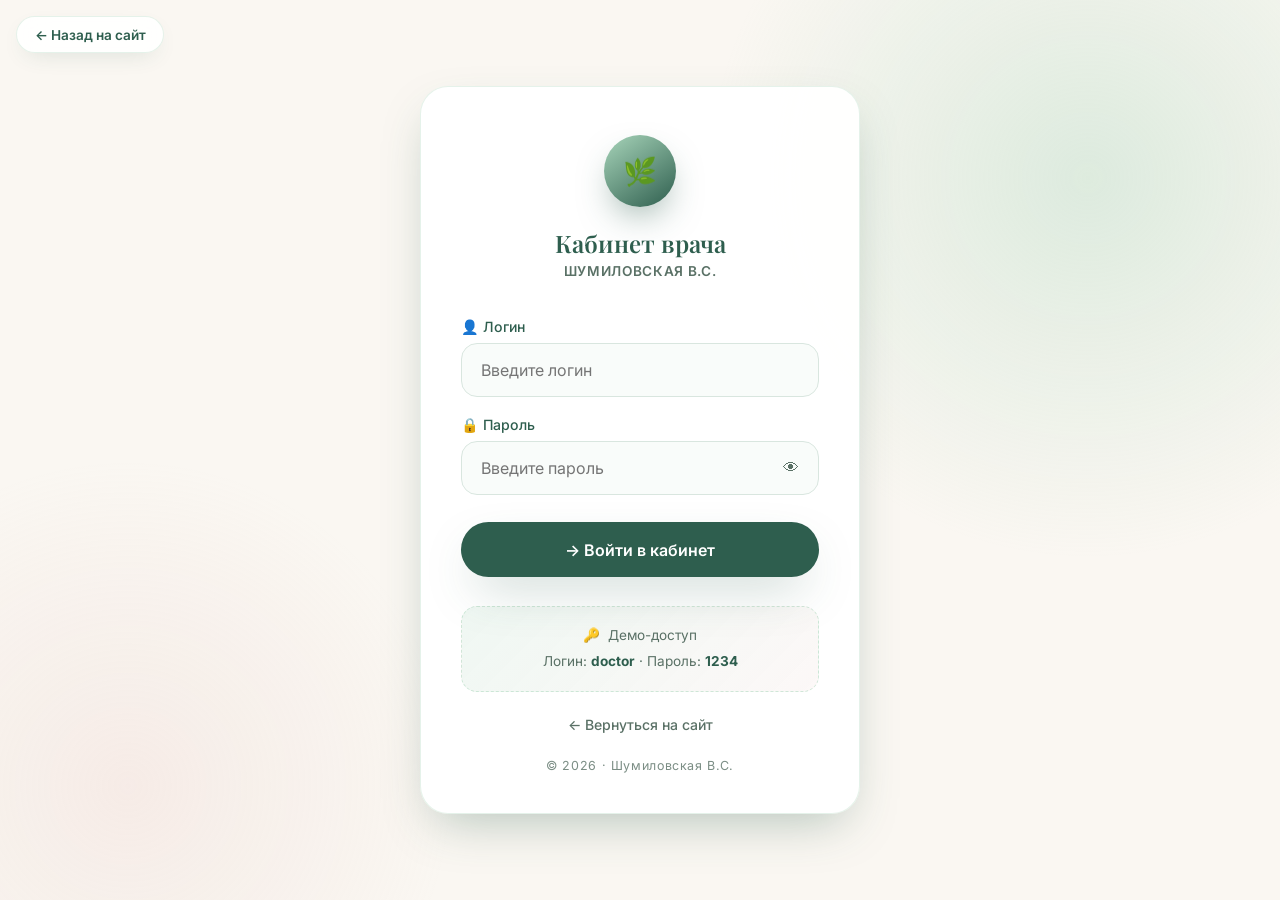
<file: admin.html>
<!DOCTYPE html>
<html lang="ru">
<head>
<meta charset="UTF-8">
<meta name="viewport" content="width=device-width, initial-scale=1.0">
<meta name="robots" content="noindex, nofollow">
<title>Кабинет главного врача · Шумиловская В.С.</title>
<link rel="preconnect" href="https://fonts.googleapis.com">
<link rel="preconnect" href="https://fonts.gstatic.com" crossorigin>
<link rel="preload" as="style" href="https://fonts.googleapis.com/css2?family=Inter:wght@400;500;600;700&family=Playfair+Display:wght@500;600&display=swap">
<link rel="stylesheet" href="https://fonts.googleapis.com/css2?family=Inter:wght@400;500;600;700&family=Playfair+Display:wght@500;600&display=swap" media="print" onload="this.media='all'">
<noscript><link rel="stylesheet" href="https://fonts.googleapis.com/css2?family=Inter:wght@400;500;600;700&family=Playfair+Display:wght@500;600&display=swap"></noscript>
<link rel="stylesheet" href="css/admin.css">
</head>
<body>

<script>
  if(localStorage.getItem('clinic_session_v1') !== 'true'){
    window.location.replace('login.html');
  }
</script>

<header class="top-nav">
  <div class="container nav-container">
    <div class="logo-wrap">
      <div class="logo-avatar">ВШ</div>
      <div class="logo-text">
        <span class="role">Кабинет главного врача</span>
        <span class="name">Шумиловская В.С.</span>
      </div>
    </div>
    <div class="nav-actions">
      <a href="index.html" class="back-link">← <span>На сайт</span></a>
      <button class="icon-btn" title="Уведомления" onclick="showToast('У вас есть новые заявки')">
        🔔<span class="dot"></span>
      </button>
      <button class="icon-btn" title="Обновить" onclick="reloadAll();showToast('Данные обновлены')">🔄</button>
      <button class="logout-btn" onclick="logout()">Выйти</button>
    </div>
  </div>
</header>

<div class="container layout">

  <aside class="sidebar fade-up">
    <div class="side-title">Управление</div>
    <a class="side-link active" data-view="dashboard">📊 Обзор</a>
    <a class="side-link" data-view="requests">📋 Заявления <span class="count" id="sideReqCount">0</span></a>
    <a class="side-link" data-view="patients">👥 База пациентов <span class="count" id="sidePatCount">0</span></a>
    <a class="side-link" data-view="schedule">📅 Расписание</a>
    <div class="side-divider"></div>
    <div class="side-title">Быстрые действия</div>
    <a class="side-link side-link-book" onclick="openNewAppointmentModal()">📅 Записать пациента</a>
    <a class="side-link" onclick="openPatientModal()">➕ Новый пациент</a>
    <a class="side-link" onclick="reloadAll();showToast('Данные загружены')">🔄 Обновить</a>
    <a class="side-link" onclick="exportPatientsCsv()">📤 Экспорт пациентов</a>
    <a class="side-link" onclick="clearAllRequests()">🗑 Очистить заявки</a>
  </aside>

  <main class="content">

    <div class="view active" id="view-dashboard">
      <div class="page-head fade-up">
        <div>
          <div class="greeting">Добрый день, Вероника Сергеевна</div>
          <h1>Панель управления</h1>
          <p class="sub">Обзор заявок, пациентов и расписания</p>
        </div>
        <div style="display:flex;gap:0.6rem;flex-wrap:wrap;">
          <button class="btn btn-outline btn-sm" onclick="exportPatientsCsv()">📤 Экспорт</button>
          <button class="btn btn-primary btn-sm" onclick="openNewAppointmentModal()">📅 Записать пациента</button>
        </div>
      </div>

      <div class="kpi-grid">
        <div class="kpi fade-up" data-delay="1"><div class="kpi-top"><div class="kpi-icon" style="background:var(--info-soft);color:#3F6E92;">📋</div><span class="trend up">● live</span></div><div class="kpi-num" id="kpiNew">0</div><div class="kpi-label">Новых заявок</div></div>
        <div class="kpi fade-up" data-delay="2"><div class="kpi-top"><div class="kpi-icon" style="background:var(--success-soft);color:#3E7A5B;">✓</div><span class="trend up">● ok</span></div><div class="kpi-num" id="kpiConfirmed">0</div><div class="kpi-label">Подтверждено</div></div>
        <div class="kpi fade-up" data-delay="3"><div class="kpi-top"><div class="kpi-icon" style="background:rgba(232,197,192,0.4);color:var(--rose-deep);">👥</div><span class="trend up">● all</span></div><div class="kpi-num" id="kpiPatients">0</div><div class="kpi-label">Пациентов в базе</div></div>
        <div class="kpi fade-up" data-delay="4"><div class="kpi-top"><div class="kpi-icon" style="background:var(--warning-soft);color:#8A6A2E;">⏳</div><span class="trend down">● wait</span></div><div class="kpi-num" id="kpiPending">0</div><div class="kpi-label">Ожидают</div></div>
      </div>

      <section class="card panel fade-up">
        <div class="panel-head">
          <div class="ph-left"><h2>Последние заявки</h2><span class="ph-sub">Недавние обращения</span></div>
          <button class="btn btn-ghost btn-sm" onclick="switchView('requests')">Все заявки →</button>
        </div>
        <div class="table-wrap">
          <table>
            <thead><tr><th>Пациент</th><th>Услуга</th><th>Дата</th><th>Статус</th></tr></thead>
            <tbody id="dashRequestsBody"></tbody>
          </table>
        </div>
        <div class="empty-state" id="dashEmpty" style="display:none;">📥<p>Заявок пока нет</p></div>
      </section>

      <section class="card panel fade-up">
        <div class="panel-head">
          <div class="ph-left"><h2>Активные пациенты</h2><span class="ph-sub">С наибольшим числом визитов</span></div>
          <button class="btn btn-ghost btn-sm" onclick="switchView('patients')">👥 База пациентов</button>
        </div>
        <div class="table-wrap">
          <table>
            <thead><tr><th>Пациент</th><th>Телефон</th><th>Визитов</th><th>Последний приём</th></tr></thead>
            <tbody id="dashPatientsBody"></tbody>
          </table>
        </div>
        <div class="empty-state" id="dashPatientsEmpty" style="display:none;">➕<p>База пациентов пуста</p></div>
      </section>
    </div>

    <div class="view" id="view-requests">
      <div class="page-head fade-up">
        <div>
          <div class="greeting">Заявки с сайта</div>
          <h1>Заявления на приём</h1>
          <p class="sub">Данные синхронизируются с публичным сайтом</p>
        </div>
        <div style="display:flex;gap:0.6rem;flex-wrap:wrap;">
          <button class="btn btn-ghost btn-sm" onclick="reloadAll();showToast('Список обновлён')">🔄 Обновить</button>
          <button class="btn btn-primary btn-sm" onclick="openNewAppointmentModal()">➕ Новая запись</button>
        </div>
      </div>

      <section class="card panel fade-up">
        <div class="tabs" id="filterTabs">
          <button class="tab active" data-filter="all">Все <span class="tab-count" id="cntAll">0</span></button>
          <button class="tab" data-filter="new">Новые <span class="tab-count" id="cntNew">0</span></button>
          <button class="tab" data-filter="confirmed">Подтверждённые <span class="tab-count" id="cntConfirmed">0</span></button>
          <button class="tab" data-filter="pending">Ожидают <span class="tab-count" id="cntPending">0</span></button>
          <button class="tab" data-filter="cancelled">Отменённые <span class="tab-count" id="cntCancelled">0</span></button>
        </div>
        <div class="table-wrap">
          <table>
            <thead><tr><th>Пациент</th><th>Тип приёма</th><th>Желаемая дата</th><th>Статус</th><th style="text-align:right;">Действия</th></tr></thead>
            <tbody id="requestsBody"></tbody>
          </table>
        </div>
        <div class="empty-state" id="emptyRequests" style="display:none;">📥<p>Нет заявок с выбранным статусом</p></div>
      </section>
    </div>

    <div class="view" id="view-patients">
      <div class="page-head fade-up">
        <div>
          <div class="greeting">Дерматология и косметология</div>
          <h1>База пациентов</h1>
          <p class="sub">Полная информация о пациентах клиники</p>
        </div>
        <div style="display:flex;gap:0.6rem;flex-wrap:wrap;">
          <button class="btn btn-outline btn-sm" onclick="exportPatientsCsv()">📤 Экспорт CSV</button>
          <button class="btn btn-primary btn-sm" onclick="openPatientModal()">➕ Добавить пациента</button>
        </div>
      </div>

      <div class="patient-stats fade-up">
        <div class="patient-stat"><div class="ps-num" id="psTotal">0</div><div class="ps-label">Всего пациентов</div></div>
        <div class="patient-stat"><div class="ps-num" id="psActive">0</div><div class="ps-label">Активных</div></div>
        <div class="patient-stat"><div class="ps-num" id="psNew">0</div><div class="ps-label">Новых за месяц</div></div>
        <div class="patient-stat"><div class="ps-num" id="psVisits">0</div><div class="ps-label">Всего визитов</div></div>
      </div>

      <section class="card panel fade-up">
        <div class="panel-head">
          <div class="ph-left"><h2>Список пациентов</h2><span class="ph-sub" id="patientsCount">0 записей</span></div>
        </div>

        <div class="search-bar">
          🔍<input type="text" id="patientSearch" placeholder="Поиск по имени, телефону или email...">
        </div>

        <div class="tabs" id="patientTabs">
          <button class="tab active" data-pfilter="all">Все <span class="tab-count" id="pcntAll">0</span></button>
          <button class="tab" data-pfilter="active">Активные <span class="tab-count" id="pcntActive">0</span></button>
          <button class="tab" data-pfilter="archived">Архив <span class="tab-count" id="pcntArchived">0</span></button>
        </div>

        <div class="table-wrap">
          <table>
            <thead>
              <tr>
                <th>Пациент</th><th>Контакты</th><th>Кожа / Диагноз</th><th>Дата рождения</th>
                <th>Визитов</th><th>Последний</th><th>Статус</th><th style="text-align:right;">Действия</th>
              </tr>
            </thead>
            <tbody id="patientsBody"></tbody>
          </table>
        </div>
        <div class="empty-state" id="emptyPatients" style="display:none;">➕<p>Нет пациентов. Добавьте первого!</p></div>
      </section>
    </div>

    <div class="view" id="view-schedule">
      <div class="page-head fade-up">
        <div>
          <div class="greeting">Планирование</div>
          <h1>Расписание на неделю</h1>
          <p class="sub">Клик на свободный слот — записать пациента</p>
        </div>
      </div>
      <section class="card panel fade-up">
        <div class="schedule-grid" id="scheduleGrid"></div>
      </section>
    </div>

  </main>
</div>

<div class="modal-overlay" id="modalOverlay">
  <div class="modal" role="dialog" aria-modal="true">
    <div class="modal-head" id="modalHead">
      <div><h3 id="modalTitle">Заголовок</h3><span class="ph-sub" id="modalSubtitle"></span></div>
      <button class="modal-close" onclick="closeModal()" aria-label="Закрыть">✕</button>
    </div>
    <div class="modal-body" id="modalBody"></div>
    <div class="modal-foot" id="modalFoot"></div>
  </div>
</div>

<div class="toast" id="toast">✓ <span id="toastText">Готово</span></div>

<script src="js/admin.js" defer></script>
</body>
</html>
</file>
<file: css/admin.css>
:root{
  --mint-light:#A8D5BA;--mint-medium:#7FBF9F;--emerald-deep:#2E5E4E;--emerald-dark:#1B3D31;
  --emerald-glow:#3D7A64;
  --cream:#FAF7F2;--gold-sand:#D4B483;--gold-deep:#B89355;
  --rose:#E8C5C0;--rose-deep:#C99089;
  --text:#1F2E28;--text-soft:#5A7166;
  --danger:#C97A6D;--danger-soft:#F3E0DC;--success:#6BAF8D;--success-soft:#E2F1E9;
  --warning:#D9B36C;--warning-soft:#F7EEDC;--info:#7FA5C4;--info-soft:#E3EEF5;
  --shadow-card:0 12px 28px -8px rgba(46,94,78,0.1);
  --shadow-glow:0 20px 50px -15px rgba(46,94,78,0.25);
  --radius-large:24px;--radius-medium:20px;--radius-small:14px;
  --transition:all 0.3s cubic-bezier(0.2,0.9,0.4,1);
}
*{margin:0;padding:0;box-sizing:border-box}
body{font-family:'Inter',system-ui,sans-serif;background:var(--cream);color:var(--text);line-height:1.55;-webkit-font-smoothing:antialiased;animation:pageFadeIn 0.5s ease}
@keyframes pageFadeIn{from{opacity:0}to{opacity:1}}
h1,h2,h3,h4{font-family:'Playfair Display',serif;font-weight:500;color:var(--emerald-deep);letter-spacing:-0.01em}
h1{font-size:clamp(1.8rem,4vw,2.4rem);font-weight:600;line-height:1.15}
h2{font-size:clamp(1.4rem,3vw,1.9rem);line-height:1.2}
h3{font-size:1.15rem;font-weight:500}
a{text-decoration:none;color:inherit}
button{font-family:inherit;cursor:pointer;border:none;background:none;color:inherit}

.container{width:100%;max-width:1400px;margin:0 auto;padding:0 1.5rem}
.btn{display:inline-flex;align-items:center;justify-content:center;gap:0.55rem;padding:0.75rem 1.5rem;border-radius:40px;font-weight:500;font-size:0.95rem;transition:var(--transition);border:1.5px solid transparent;white-space:nowrap;position:relative;overflow:hidden}
.btn::before{content:'';position:absolute;top:50%;left:50%;width:0;height:0;border-radius:50%;background:rgba(255,255,255,0.25);transform:translate(-50%,-50%);transition:width 0.6s ease,height 0.6s ease}
.btn:hover::before{width:300px;height:300px}
.btn > *{position:relative;z-index:1}
.btn-primary{background:var(--emerald-deep);color:#fff}
.btn-primary:hover{background:var(--emerald-dark);transform:translateY(-2px);box-shadow:0 12px 25px -10px rgba(46,94,78,0.4)}
.btn-outline{border-color:var(--emerald-deep);color:var(--emerald-deep)}
.btn-outline:hover{background:rgba(46,94,78,0.05);transform:translateY(-2px)}
.btn-ghost{background:rgba(168,213,186,0.25);color:var(--emerald-deep)}
.btn-ghost:hover{background:rgba(168,213,186,0.45)}
.btn-sm{padding:0.5rem 1rem;font-size:0.85rem}
.btn-danger{background:var(--danger-soft);color:var(--danger)}
.btn-danger:hover{background:#EBCBC4}
.btn-success{background:var(--success-soft);color:var(--success)}
.btn-success:hover{background:#CDE7DA}

.card{background:rgba(255,255,255,0.95);border-radius:var(--radius-large);box-shadow:var(--shadow-card);border:1px solid rgba(168,213,186,0.25);transition:var(--transition)}

.badge{display:inline-flex;align-items:center;gap:0.35rem;padding:0.25rem 0.75rem;border-radius:40px;font-size:0.78rem;font-weight:600;transition:transform 0.3s cubic-bezier(0.2,0.9,0.4,1)}
.badge:hover{transform:scale(1.06)}
.badge-new{background:var(--info-soft);color:#3F6E92}
.badge-confirmed{background:var(--success-soft);color:#3E7A5B}
.badge-pending{background:var(--warning-soft);color:#8A6A2E}
.badge-cancelled{background:var(--danger-soft);color:#9C4F42}
.badge-done{background:#E6E6E6;color:#555}
.badge-active{background:var(--success-soft);color:#3E7A5B}
.badge-archived{background:#E6E6E6;color:#666}

.fade-up{opacity:0;transform:translateY(24px);transition:opacity 0.7s cubic-bezier(0.2,0.9,0.4,1),transform 0.7s cubic-bezier(0.2,0.9,0.4,1)}
.fade-up.visible{opacity:1;transform:translateY(0)}
.fade-up[data-delay="1"]{transition-delay:0.1s}
.fade-up[data-delay="2"]{transition-delay:0.2s}
.fade-up[data-delay="3"]{transition-delay:0.3s}
.fade-up[data-delay="4"]{transition-delay:0.4s}

.top-nav{position:sticky;top:0;left:0;width:100%;z-index:100;background:rgba(250,247,242,0.95);backdrop-filter:blur(15px);-webkit-backdrop-filter:blur(15px);border-bottom:1px solid rgba(168,213,186,0.3);padding:0.8rem 0;box-shadow:0 4px 20px -12px rgba(46,94,78,0.15);transition:var(--transition)}
.nav-container{display:flex;justify-content:space-between;align-items:center;gap:1rem}
.logo-wrap{display:flex;align-items:center;gap:0.9rem;min-width:0}
.logo-avatar{width:44px;height:44px;border-radius:50%;flex-shrink:0;background:linear-gradient(145deg,var(--mint-light),var(--emerald-deep));display:flex;align-items:center;justify-content:center;color:#fff;font-family:'Playfair Display',serif;font-weight:600;font-size:1.05rem;overflow:hidden;transition:transform 0.5s cubic-bezier(0.2,0.9,0.4,1)}
.logo-wrap:hover .logo-avatar{transform:rotate(-12deg) scale(1.08)}
.logo-avatar img{width:100%;height:100%;object-fit:cover;border-radius:50%;display:block}
.logo-text{display:flex;flex-direction:column;line-height:1.2;min-width:0}
.logo-text .role{font-size:0.7rem;text-transform:uppercase;letter-spacing:0.1em;color:var(--text-soft);font-weight:700}
.logo-text .name{font-family:'Playfair Display',serif;font-size:1.05rem;font-weight:600;color:var(--emerald-deep);white-space:nowrap;overflow:hidden;text-overflow:ellipsis}
.nav-actions{display:flex;align-items:center;gap:0.7rem}
.icon-btn{width:42px;height:42px;border-radius:50%;display:flex;align-items:center;justify-content:center;background:rgba(168,213,186,0.22);color:var(--emerald-deep);transition:all 0.4s cubic-bezier(0.2,0.9,0.4,1);position:relative;font-size:1.1rem}
.icon-btn:hover{background:rgba(168,213,186,0.5);transform:translateY(-2px) rotate(8deg)}
.icon-btn .dot{position:absolute;top:8px;right:9px;width:9px;height:9px;border-radius:50%;background:var(--danger);border:2px solid var(--cream);animation:pulseDot 2s ease-in-out infinite}
@keyframes pulseDot{0%,100%{transform:scale(1);box-shadow:0 0 0 0 rgba(201,122,109,0.6)}50%{transform:scale(1.1);box-shadow:0 0 0 6px rgba(201,122,109,0)}}
.back-link{display:inline-flex;align-items:center;gap:0.4rem;background:rgba(46,94,78,0.08);padding:0.5rem 1rem;border-radius:40px;font-size:0.85rem;font-weight:600;color:var(--emerald-deep);transition:var(--transition)}
.back-link:hover{background:var(--emerald-deep);color:#fff;transform:translateX(-3px)}
.logout-btn{display:inline-flex;align-items:center;gap:0.4rem;background:var(--danger-soft);padding:0.5rem 1rem;border-radius:40px;font-size:0.85rem;font-weight:600;color:var(--danger);transition:var(--transition)}
.logout-btn:hover{background:var(--danger);color:#fff;transform:translateY(-2px)}

.layout{display:grid;grid-template-columns:260px 1fr;gap:2rem;padding:2rem 0 4rem}
.sidebar{position:sticky;top:88px;align-self:start;background:rgba(255,255,255,0.95);border-radius:var(--radius-large);box-shadow:var(--shadow-card);border:1px solid rgba(168,213,186,0.25);padding:1.2rem;display:flex;flex-direction:column;gap:0.35rem}
.side-link{display:flex;align-items:center;gap:0.85rem;padding:0.8rem 1rem;border-radius:var(--radius-small);color:var(--text-soft);font-weight:500;font-size:0.95rem;transition:var(--transition);cursor:pointer;position:relative;overflow:hidden}
.side-link::before{content:'';position:absolute;left:0;top:0;bottom:0;width:3px;background:var(--gold-sand);transform:scaleY(0);transform-origin:center;transition:transform 0.4s cubic-bezier(0.2,0.9,0.4,1)}
.side-link:hover{background:rgba(168,213,186,0.15);color:var(--emerald-deep);transform:translateX(4px)}
.side-link:hover::before{transform:scaleY(1)}
.side-link.active{background:var(--emerald-deep);color:#fff}
.side-link.active::before{transform:scaleY(1)}
.side-link .count{margin-left:auto;background:rgba(212,180,131,0.25);color:#8A6A2E;border-radius:40px;padding:0.05rem 0.55rem;font-size:0.75rem;font-weight:700;transition:transform 0.3s ease}
.side-link:hover .count{transform:scale(1.1)}
.side-link.active .count{background:rgba(255,255,255,0.25);color:#fff}
.side-divider{height:1px;background:rgba(168,213,186,0.4);margin:0.5rem 0.3rem}
.side-title{font-size:0.72rem;text-transform:uppercase;letter-spacing:0.1em;color:#9BB0A5;font-weight:700;padding:0.6rem 1rem 0.3rem}

.side-link-book{background:linear-gradient(135deg,var(--emerald-deep),var(--emerald-glow));color:#fff !important;font-weight:600;box-shadow:0 8px 20px -10px rgba(46,94,78,0.5);position:relative;overflow:hidden}
.side-link-book::after{content:'';position:absolute;top:0;left:-100%;width:100%;height:100%;background:linear-gradient(90deg,transparent,rgba(255,255,255,0.2),transparent);transition:left 0.7s ease}
.side-link-book:hover::after{left:100%}
.side-link-book:hover{background:linear-gradient(135deg,var(--emerald-dark),var(--emerald-deep));transform:translateY(-2px)}

.content{display:flex;flex-direction:column;gap:1.8rem;min-width:0}
.page-head{display:flex;flex-wrap:wrap;justify-content:space-between;align-items:flex-end;gap:1rem}
.page-head .greeting{font-size:0.85rem;text-transform:uppercase;letter-spacing:0.1em;color:var(--gold-deep);font-weight:700}
.page-head p.sub{color:var(--text-soft);font-size:0.95rem;margin-top:0.2rem}

.view{display:none}
.view.active{display:flex;flex-direction:column;gap:1.8rem;animation:viewIn 0.5s cubic-bezier(0.2,0.9,0.4,1)}
@keyframes viewIn{from{opacity:0;transform:translateY(15px)}to{opacity:1;transform:translateY(0)}}

.kpi-grid{display:grid;grid-template-columns:repeat(auto-fit,minmax(180px,1fr));gap:1.2rem}
.kpi{background:rgba(255,255,255,0.95);border-radius:var(--radius-medium);padding:1.4rem 1.3rem;box-shadow:var(--shadow-card);border:1px solid rgba(168,213,186,0.25);display:flex;flex-direction:column;gap:0.5rem;transition:all 0.45s cubic-bezier(0.2,0.9,0.4,1);position:relative;overflow:hidden}
.kpi::before{content:'';position:absolute;top:-50%;left:-50%;width:200%;height:200%;background:radial-gradient(circle,rgba(168,213,186,0.15),transparent 60%);opacity:0;transition:opacity 0.5s ease;pointer-events:none}
.kpi:hover{transform:translateY(-6px);border-color:rgba(212,180,131,0.5);box-shadow:var(--shadow-glow)}
.kpi:hover::before{opacity:1}
.kpi > *{position:relative;z-index:1}
.kpi .kpi-top{display:flex;justify-content:space-between;align-items:center}
.kpi .kpi-icon{width:44px;height:44px;border-radius:14px;display:flex;align-items:center;justify-content:center;font-size:1.15rem;transition:transform 0.5s cubic-bezier(0.2,0.9,0.4,1)}
.kpi:hover .kpi-icon{transform:rotate(-10deg) scale(1.12)}
.kpi .kpi-num{font-family:'Playfair Display',serif;font-size:2rem;font-weight:600;color:var(--emerald-deep);line-height:1;transition:transform 0.4s cubic-bezier(0.2,0.9,0.4,1)}
.kpi:hover .kpi-num{transform:scale(1.08)}
.kpi .kpi-label{font-size:0.88rem;color:var(--text-soft);font-weight:500}
.kpi .trend{font-size:0.78rem;font-weight:600}
.trend.up{color:var(--success)}
.trend.down{color:var(--warning)}

.panel{padding:1.8rem 1.6rem 1.4rem}
.panel-head{display:flex;flex-wrap:wrap;justify-content:space-between;align-items:center;gap:1rem;margin-bottom:1.2rem}
.panel-head .ph-left{display:flex;align-items:center;gap:0.7rem}
.panel-head h2{font-size:1.3rem}
.panel-head .ph-sub{font-size:0.85rem;color:var(--text-soft)}

.tabs{display:flex;flex-wrap:wrap;gap:0.5rem;margin-bottom:1.2rem}
.tab{padding:0.5rem 1.1rem;border-radius:40px;font-size:0.85rem;font-weight:500;background:rgba(168,213,186,0.18);color:var(--text-soft);transition:var(--transition)}
.tab:hover{background:rgba(168,213,186,0.35);transform:translateY(-2px)}
.tab.active{background:var(--emerald-deep);color:#fff;box-shadow:0 8px 20px -10px rgba(46,94,78,0.4)}
.tab .tab-count{opacity:0.75;margin-left:0.3rem;font-size:0.78rem}

.search-bar{display:flex;align-items:center;gap:0.7rem;background:#F9FCFA;border:1.5px solid #d9e6df;border-radius:40px;padding:0.5rem 1.1rem;transition:var(--transition);margin-bottom:1.2rem;max-width:420px}
.search-bar:focus-within{border-color:var(--mint-medium);background:#fff;box-shadow:0 0 0 4px rgba(168,213,186,0.15);transform:translateY(-2px)}
.search-bar input{border:none;background:transparent;flex:1;font-family:inherit;font-size:0.95rem;color:var(--text);outline:none;min-width:0}

.table-wrap{overflow-x:auto;border-radius:var(--radius-small)}
table{width:100%;border-collapse:collapse;min-width:720px}
thead th{text-align:left;font-size:0.75rem;text-transform:uppercase;letter-spacing:0.08em;color:#8FA79B;font-weight:700;padding:0.7rem 1rem;border-bottom:1.5px solid rgba(168,213,186,0.4);white-space:nowrap}
tbody td{padding:0.9rem 1rem;border-bottom:1px solid rgba(168,213,186,0.22);font-size:0.92rem;vertical-align:middle}
tbody tr{transition:var(--transition)}
tbody tr:hover{background:rgba(168,213,186,0.08);transform:scale(1.002)}
tbody tr:last-child td{border-bottom:none}
.patient-cell{display:flex;align-items:center;gap:0.75rem;min-width:0}
.patient-avatar{width:38px;height:38px;border-radius:50%;flex-shrink:0;display:flex;align-items:center;justify-content:center;background:linear-gradient(145deg,var(--mint-light),var(--mint-medium));color:#fff;font-weight:600;font-size:0.85rem;transition:transform 0.4s cubic-bezier(0.2,0.9,0.4,1)}
tbody tr:hover .patient-avatar{transform:scale(1.1) rotate(-5deg)}
.patient-cell .p-name{font-weight:600;color:var(--emerald-deep);white-space:nowrap;overflow:hidden;text-overflow:ellipsis}
.patient-cell .p-phone{font-size:0.8rem;color:var(--text-soft)}
.date-cell{white-space:nowrap;font-size:0.88rem}
.date-cell .d-day{font-weight:600;color:var(--emerald-deep)}
.date-cell .d-time{color:var(--text-soft);font-size:0.8rem}
.actions-cell{display:flex;gap:0.4rem;justify-content:flex-end}
.action-btn{width:34px;height:34px;border-radius:10px;display:flex;align-items:center;justify-content:center;font-size:0.85rem;transition:all 0.35s cubic-bezier(0.2,0.9,0.4,1)}
.action-btn:hover{transform:translateY(-3px) scale(1.08);box-shadow:0 8px 15px -5px rgba(46,94,78,0.2)}
.action-approve{background:var(--success-soft);color:var(--success)}
.action-approve:hover{background:#CDE7DA}
.action-decline{background:var(--danger-soft);color:var(--danger)}
.action-decline:hover{background:#EBCBC4}
.action-view{background:var(--info-soft);color:#3F6E92}
.action-view:hover{background:#D3E3EE}
.action-edit{background:rgba(212,180,131,0.25);color:var(--gold-deep)}
.action-edit:hover{background:rgba(212,180,131,0.5)}
.action-delete{background:var(--danger-soft);color:var(--danger)}
.action-delete:hover{background:#EBCBC4}

.empty-state{text-align:center;padding:2.5rem 1rem;color:var(--text-soft);font-size:2.5rem;line-height:1.2}
.empty-state p{font-size:1rem;margin-top:0.4rem;color:var(--text-soft)}

.modal-overlay{position:fixed;inset:0;background:rgba(31,46,40,0.5);backdrop-filter:blur(4px);display:flex;align-items:center;justify-content:center;padding:1.5rem;z-index:1000;opacity:0;visibility:hidden;transition:var(--transition)}
.modal-overlay.open{opacity:1;visibility:visible}
.modal{background:#fff;border-radius:var(--radius-large);max-width:560px;width:100%;box-shadow:0 30px 60px -20px rgba(31,46,40,0.5);transform:translateY(30px) scale(0.95);transition:all 0.4s cubic-bezier(0.2,0.9,0.4,1);max-height:92vh;overflow:hidden;display:flex;flex-direction:column}
.modal-overlay.open .modal{transform:translateY(0) scale(1)}

.modal-head{display:flex;justify-content:space-between;align-items:flex-start;gap:1rem;padding:1.6rem 1.6rem 0.5rem;flex-shrink:0}
.modal-head h3{font-size:1.35rem}
.modal-close{width:36px;height:36px;border-radius:50%;background:rgba(168,213,186,0.25);color:var(--emerald-deep);display:flex;align-items:center;justify-content:center;transition:var(--transition);flex-shrink:0;font-size:1rem}
.modal-close:hover{background:rgba(168,213,186,0.5);transform:rotate(90deg) scale(1.1)}
.modal-body{padding:0.5rem 1.6rem 1rem;display:flex;flex-direction:column;gap:1rem;overflow-y:auto;flex:1}
.modal-row{display:flex;gap:0.8rem;align-items:flex-start;opacity:0;animation:rowIn 0.4s cubic-bezier(0.2,0.9,0.4,1) forwards}
.modal-row:nth-child(1){animation-delay:0.05s}
.modal-row:nth-child(2){animation-delay:0.1s}
.modal-row:nth-child(3){animation-delay:0.15s}
.modal-row:nth-child(4){animation-delay:0.2s}
.modal-row:nth-child(5){animation-delay:0.25s}
.modal-row:nth-child(6){animation-delay:0.3s}
.modal-row:nth-child(7){animation-delay:0.35s}
@keyframes rowIn{to{opacity:1}}
.modal-row .m-icon{width:22px;text-align:center;color:var(--mint-medium);margin-top:4px;font-size:1rem}
.modal-row .m-label{font-size:0.75rem;text-transform:uppercase;letter-spacing:0.07em;color:#8FA79B;font-weight:700}
.modal-row .m-value{font-size:0.98rem;color:var(--text);font-weight:500}
.modal-foot{padding:1.2rem 1.6rem 1.6rem;display:flex;gap:0.7rem;flex-wrap:wrap;border-top:1px solid rgba(168,213,186,0.3);margin-top:0.5rem;flex-shrink:0}
.modal-foot .btn{flex:1;min-width:130px}

.modal-form .form-group{margin-bottom:1rem}
.modal-form label{display:block;font-weight:500;color:var(--emerald-deep);margin-bottom:0.4rem;font-size:0.88rem}
.modal-form input,.modal-form select,.modal-form textarea{width:100%;padding:0.85rem 1.1rem;border-radius:14px;border:1.5px solid #d9e6df;font-family:inherit;font-size:0.95rem;background:#F9FCFA;transition:var(--transition);color:var(--text)}
.modal-form input:focus,.modal-form select:focus,.modal-form textarea:focus{outline:none;border-color:var(--mint-medium);background:#fff;box-shadow:0 0 0 4px rgba(168,213,186,0.15)}
.modal-form textarea{min-height:70px;resize:vertical}
.modal-form .form-row{display:grid;grid-template-columns:1fr 1fr;gap:0.9rem}

.modal.modal-booking{max-width:640px}
.modal-head-booking{padding:1.8rem 2rem 1.2rem;border-bottom:1px solid rgba(168,213,186,0.25);align-items:center}
.modal-title-wrap{display:flex;align-items:center;gap:0.9rem;min-width:0}
.modal-title-icon{width:48px;height:48px;border-radius:14px;background:linear-gradient(135deg,var(--mint-light),var(--mint-medium));color:#fff;display:flex;align-items:center;justify-content:center;font-size:1.5rem;flex-shrink:0;box-shadow:0 8px 20px -8px rgba(46,94,78,0.4)}
.modal-title-text{min-width:0}
.modal-title-text h3{font-size:1.3rem;margin-bottom:0.15rem;line-height:1.2}
.modal-title-text .ph-sub{font-size:0.85rem;color:var(--text-soft)}

.modal-body-booking{padding:1.5rem 2rem 1rem;gap:1.3rem;max-height:65vh}
.modal-body-booking::-webkit-scrollbar{width:8px}
.modal-body-booking::-webkit-scrollbar-track{background:transparent}
.modal-body-booking::-webkit-scrollbar-thumb{background:rgba(168,213,186,0.4);border-radius:8px}
.modal-body-booking::-webkit-scrollbar-thumb:hover{background:rgba(168,213,186,0.7)}

.book-info-banner{display:flex;align-items:flex-start;gap:0.75rem;padding:0.9rem 1.1rem;border-radius:14px;background:linear-gradient(135deg,rgba(127,165,196,0.12),rgba(168,213,186,0.12));border:1px solid rgba(127,165,196,0.25);font-size:0.88rem;color:#3F6E92;line-height:1.5}
.book-info-banner .bib-icon{font-size:1.1rem;flex-shrink:0;line-height:1;margin-top:2px}
.book-info-banner strong{color:var(--emerald-deep);font-weight:700}

.book-mode-switch{display:grid;grid-template-columns:1fr 1fr;gap:0.4rem;padding:0.4rem;background:rgba(168,213,186,0.15);border-radius:16px;border:1px solid rgba(168,213,186,0.35)}
.book-mode-btn{padding:0.75rem 1rem;border-radius:12px;font-size:0.9rem;font-weight:600;color:var(--text-soft);background:transparent;border:none;cursor:pointer;transition:var(--transition);display:flex;align-items:center;justify-content:center;gap:0.45rem;font-family:inherit}
.book-mode-btn:hover:not(.active){background:rgba(255,255,255,0.5);color:var(--emerald-deep)}
.book-mode-btn.active{background:#fff;color:var(--emerald-deep);box-shadow:0 6px 16px -8px rgba(46,94,78,0.3)}
.book-mode-btn .bmb-icon{font-size:1.05rem}

.book-section{display:flex;flex-direction:column;gap:0.7rem}
.book-section-title{font-size:0.78rem;text-transform:uppercase;letter-spacing:0.1em;color:#8FA79B;font-weight:700;display:flex;align-items:center;gap:0.5rem}
.book-section-title::after{content:'';flex:1;height:1px;background:linear-gradient(90deg,rgba(168,213,186,0.4),transparent)}

.book-search-wrap{position:relative}
.book-search-wrap input{width:100%;padding:0.95rem 1rem 0.95rem 2.8rem;border-radius:14px;border:1.5px solid #d9e6df;font-family:inherit;font-size:0.95rem;background:#F9FCFA;transition:var(--transition);color:var(--text)}
.book-search-wrap input:focus{outline:none;border-color:var(--mint-medium);background:#fff;box-shadow:0 0 0 4px rgba(168,213,186,0.15)}
.book-search-icon{position:absolute;left:1rem;top:50%;transform:translateY(-50%);font-size:1rem;color:var(--mint-medium);pointer-events:none}

.book-selected-patient{display:none;align-items:center;gap:0.85rem;padding:0.9rem 1rem;border-radius:14px;background:linear-gradient(135deg,rgba(107,175,141,0.12),rgba(168,213,186,0.18));border:1.5px solid rgba(107,175,141,0.35);animation:slideDown 0.35s cubic-bezier(0.2,0.9,0.4,1)}
.book-selected-patient.show{display:flex}
.book-selected-patient .patient-avatar{width:42px;height:42px;font-size:0.92rem;background:linear-gradient(145deg,var(--emerald-deep),var(--emerald-glow));box-shadow:0 6px 14px -6px rgba(46,94,78,0.4)}
.book-selected-patient .bsp-info{flex:1;min-width:0}
.book-selected-patient .bsp-name{font-weight:700;color:var(--emerald-deep);font-size:0.98rem;white-space:nowrap;overflow:hidden;text-overflow:ellipsis}
.book-selected-patient .bsp-phone{font-size:0.83rem;color:var(--text-soft);margin-top:0.1rem}
.book-selected-patient .bsp-clear{width:32px;height:32px;border-radius:50%;background:rgba(255,255,255,0.7);border:none;color:var(--danger);font-size:0.9rem;cursor:pointer;transition:var(--transition);flex-shrink:0;display:flex;align-items:center;justify-content:center}
.book-selected-patient .bsp-clear:hover{background:#fff;transform:rotate(90deg) scale(1.1)}

.book-results{max-height:220px;overflow-y:auto;border-radius:14px;background:#fff;border:1.5px solid rgba(168,213,186,0.3);padding:0.4rem}
.book-results:empty{display:none}
.book-results::-webkit-scrollbar{width:6px}
.book-results::-webkit-scrollbar-thumb{background:rgba(168,213,186,0.5);border-radius:6px}

.book-result-item{display:flex;align-items:center;gap:0.8rem;padding:0.7rem 0.85rem;border-radius:10px;cursor:pointer;transition:var(--transition);border:1.5px solid transparent}
.book-result-item:hover{background:rgba(168,213,186,0.12);transform:translateX(4px)}
.book-result-item.selected{background:rgba(168,213,186,0.2);border-color:var(--mint-medium)}
.book-result-item .patient-avatar{width:36px;height:36px;font-size:0.82rem;flex-shrink:0}
.book-result-item .bri-info{flex:1;min-width:0}
.book-result-item .bri-name{font-weight:600;color:var(--emerald-deep);font-size:0.92rem;white-space:nowrap;overflow:hidden;text-overflow:ellipsis}
.book-result-item .bri-phone{font-size:0.78rem;color:var(--text-soft)}

.book-results-empty{padding:1.4rem 1rem;text-align:center;color:var(--text-soft);font-size:0.88rem;font-style:italic}

.book-form-row{display:grid;grid-template-columns:1fr 1fr;gap:0.85rem}
.book-field{display:flex;flex-direction:column;gap:0.4rem}
.book-field label{font-size:0.82rem;font-weight:600;color:var(--emerald-deep);display:flex;align-items:center;gap:0.35rem}
.book-field label .req{color:var(--danger);font-weight:700}
.book-field input,.book-field select,.book-field textarea{width:100%;padding:0.85rem 1rem;border-radius:12px;border:1.5px solid #d9e6df;font-family:inherit;font-size:0.92rem;background:#F9FCFA;transition:var(--transition);color:var(--text)}
.book-field input:focus,.book-field select:focus,.book-field textarea:focus{outline:none;border-color:var(--mint-medium);background:#fff;box-shadow:0 0 0 4px rgba(168,213,186,0.15)}
.book-field textarea{min-height:70px;resize:vertical;font-family:inherit}

.book-slots-grid{display:grid;grid-template-columns:repeat(4,1fr);gap:0.55rem}
.book-slot{padding:0.75rem 0.4rem;border-radius:12px;font-size:0.92rem;font-weight:600;background:#F9FCFA;color:var(--emerald-deep);border:1.5px solid #d9e6df;cursor:pointer;transition:all 0.35s cubic-bezier(0.2,0.9,0.4,1);text-align:center;font-family:inherit;position:relative}
.book-slot:hover:not(:disabled):not(.selected){border-color:var(--mint-medium);background:rgba(168,213,186,0.15);transform:translateY(-3px) scale(1.03)}
.book-slot.selected{background:linear-gradient(135deg,var(--emerald-deep),var(--emerald-glow));color:#fff;border-color:var(--emerald-deep);box-shadow:0 10px 20px -8px rgba(46,94,78,0.5);transform:translateY(-2px)}
.book-slot.selected::after{content:'✓';position:absolute;top:-6px;right:-6px;width:20px;height:20px;border-radius:50%;background:var(--gold-sand);color:#fff;font-size:0.7rem;display:flex;align-items:center;justify-content:center;font-weight:700;box-shadow:0 4px 10px -2px rgba(212,180,131,0.6);animation:popIn 0.3s cubic-bezier(0.2,0.9,0.4,1)}
@keyframes popIn{from{transform:scale(0)}to{transform:scale(1)}}
.book-slot:disabled{background:repeating-linear-gradient(45deg,rgba(201,122,109,0.06),rgba(201,122,109,0.06) 6px,transparent 6px,transparent 12px);color:#B08A82;border-color:rgba(201,122,109,0.25);cursor:not-allowed;opacity:0.85;text-decoration:line-through;text-decoration-color:rgba(201,122,109,0.5)}

.book-slots-empty{padding:1rem;text-align:center;color:var(--text-soft);font-size:0.88rem;font-style:italic;grid-column:1/-1}

.modal-foot-booking{padding:1.2rem 2rem 1.6rem;display:flex;gap:0.7rem;border-top:1px solid rgba(168,213,186,0.25);background:linear-gradient(180deg,transparent,rgba(168,213,186,0.04))}
.modal-foot-booking .btn{padding:0.9rem 1.6rem;font-size:0.95rem;flex:1}
.modal-foot-booking .btn-cancel{flex:0 0 130px;background:#F2F5F3;color:var(--text-soft);font-weight:600}
.modal-foot-booking .btn-cancel:hover{background:#E5EBE7;color:var(--emerald-deep)}
.modal-foot-booking .btn-submit{background:linear-gradient(135deg,var(--emerald-deep),var(--emerald-glow));color:#fff;box-shadow:0 12px 24px -10px rgba(46,94,78,0.5)}
.modal-foot-booking .btn-submit:hover:not(:disabled){background:linear-gradient(135deg,var(--emerald-dark),var(--emerald-deep));transform:translateY(-2px);box-shadow:0 16px 28px -10px rgba(46,94,78,0.6)}
.modal-foot-booking .btn-submit:disabled{opacity:0.5;cursor:not-allowed;transform:none}

@keyframes slideDown{from{opacity:0;transform:translateY(-10px)}to{opacity:1;transform:translateY(0)}}

.toast{position:fixed;bottom:24px;left:50%;transform:translateX(-50%) translateY(120%) scale(0.9);background:var(--emerald-deep);color:#fff;padding:0.9rem 1.6rem;border-radius:40px;font-size:0.92rem;font-weight:500;box-shadow:0 20px 40px -12px rgba(31,46,40,0.5);display:flex;align-items:center;gap:0.7rem;z-index:2000;transition:transform 0.5s cubic-bezier(0.2,0.9,0.4,1);max-width:calc(100% - 2rem)}
.toast.show{transform:translateX(-50%) translateY(0) scale(1)}

.schedule-grid{display:grid;grid-template-columns:repeat(auto-fit,minmax(170px,1fr));gap:1rem}
.day-col{background:var(--cream);border-radius:var(--radius-small);padding:1rem 0.9rem;border:1px solid rgba(168,213,186,0.3);transition:var(--transition);animation:dayIn 0.5s cubic-bezier(0.2,0.9,0.4,1) backwards}
.day-col:nth-child(1){animation-delay:0.05s}
.day-col:nth-child(2){animation-delay:0.1s}
.day-col:nth-child(3){animation-delay:0.15s}
.day-col:nth-child(4){animation-delay:0.2s}
.day-col:nth-child(5){animation-delay:0.25s}
.day-col:nth-child(6){animation-delay:0.3s}
.day-col:nth-child(7){animation-delay:0.35s}
@keyframes dayIn{from{opacity:0;transform:translateY(15px)}to{opacity:1;transform:translateY(0)}}
.day-col:hover{border-color:rgba(212,180,131,0.5);transform:translateY(-3px);box-shadow:0 10px 22px -12px rgba(46,94,78,0.2)}
.day-col.today{background:#fff;border-color:var(--gold-sand);box-shadow:0 8px 20px -10px rgba(212,180,131,0.5)}
.day-col .day-name{font-size:0.75rem;text-transform:uppercase;letter-spacing:0.08em;font-weight:700;color:#8FA79B;margin-bottom:0.15rem}
.day-col .day-date{font-family:'Playfair Display',serif;font-size:1.15rem;font-weight:600;color:var(--emerald-deep);margin-bottom:0.8rem}
.slot{display:flex;align-items:center;justify-content:space-between;gap:0.5rem;padding:0.55rem 0.7rem;border-radius:12px;margin-bottom:0.45rem;font-size:0.84rem;transition:all 0.35s cubic-bezier(0.2,0.9,0.4,1)}
.slot:last-child{margin-bottom:0}
.slot .s-time{font-weight:600;color:var(--emerald-deep)}
.slot .s-patient{color:var(--text-soft);font-size:0.78rem;white-space:nowrap;overflow:hidden;text-overflow:ellipsis}
.slot.booked{background:rgba(168,213,186,0.25);cursor:pointer}
.slot.booked:hover{background:rgba(168,213,186,0.45);transform:translateX(3px)}
.slot.bookable{background:rgba(255,255,255,0.9);border:1.5px dashed var(--mint-medium);cursor:pointer}
.slot.bookable:hover{background:linear-gradient(135deg,rgba(107,175,141,0.15),rgba(168,213,186,0.25));border-color:var(--emerald-deep);transform:translateY(-2px) scale(1.02)}
.slot.bookable .s-time{color:var(--text-soft);font-weight:500}
.slot.bookable .s-patient{color:var(--mint-medium);font-style:italic}
.slot.blocked{background:repeating-linear-gradient(45deg,rgba(201,122,109,0.08),rgba(201,122,109,0.08) 6px,transparent 6px,transparent 12px);cursor:pointer}
.slot.blocked .s-time,.slot.blocked .s-patient{color:#B08A82}
.slot.blocked:hover{background:repeating-linear-gradient(45deg,rgba(201,122,109,0.15),rgba(201,122,109,0.15) 6px,transparent 6px,transparent 12px)}

.patient-stats{display:grid;grid-template-columns:repeat(auto-fit,minmax(140px,1fr));gap:1rem;margin-bottom:1.4rem}
.patient-stat{background:linear-gradient(135deg,rgba(168,213,186,0.18),rgba(232,197,192,0.08));border-radius:var(--radius-small);padding:1rem;border:1px solid rgba(168,213,186,0.3);transition:all 0.4s cubic-bezier(0.2,0.9,0.4,1)}
.patient-stat:hover{transform:translateY(-4px);box-shadow:0 12px 25px -10px rgba(46,94,78,0.15)}
.patient-stat .ps-num{font-family:'Playfair Display',serif;font-size:1.6rem;font-weight:600;color:var(--emerald-deep);line-height:1}
.patient-stat .ps-label{font-size:0.8rem;color:var(--text-soft);margin-top:0.3rem}

@media (max-width:1024px){.layout{grid-template-columns:1fr;gap:1.5rem}.sidebar{position:static}}
@media (max-width:768px){
  .container{padding:0 1rem}
  .panel{padding:1.2rem 1rem 0.9rem}
  .kpi-grid{grid-template-columns:repeat(auto-fit,minmax(150px,1fr));gap:0.8rem}
  .kpi{padding:1.1rem 1rem}
  .kpi .kpi-num{font-size:1.6rem}
  .modal-form .form-row{grid-template-columns:1fr}
}
@media (max-width:600px){
  .modal.modal-booking{max-width:100%}
  .modal-head-booking{padding:1.3rem 1.3rem 1rem}
  .modal-title-icon{width:42px;height:42px;font-size:1.3rem}
  .modal-title-text h3{font-size:1.1rem}
  .modal-body-booking{padding:1.2rem 1.3rem 0.9rem;max-height:70vh}
  .book-form-row{grid-template-columns:1fr}
  .book-slots-grid{grid-template-columns:repeat(3,1fr)}
  .modal-foot-booking{padding:1rem 1.3rem 1.3rem;flex-direction:column-reverse}
  .modal-foot-booking .btn,.modal-foot-booking .btn-cancel{flex:1 1 auto;width:100%}
}
@media (max-width:480px){
  .modal-foot .btn{flex:1 1 100%}
  .back-link span{display:none}
  .book-slots-grid{grid-template-columns:repeat(3,1fr)}
}
@media (max-width:380px){
  .book-slots-grid{grid-template-columns:repeat(2,1fr)}
  .book-mode-switch{grid-template-columns:1fr}
}
@media (prefers-reduced-motion:reduce){*,*::before,*::after{animation-duration:0.01ms !important;transition-duration:0.01ms !important}}
</file>
<file: css/login.css>
:root{
  --mint-light:#A8D5BA;--mint-medium:#7FBF9F;--emerald-deep:#2E5E4E;--emerald-dark:#1B3D31;
  --cream:#FAF7F2;--gold-sand:#D4B483;--gold-deep:#B89355;--white:#fff;
  --text:#1F2E28;--text-soft:#5A7166;--danger:#C97A6D;
  --shadow-glow:0 20px 50px -15px rgba(46,94,78,0.35);
  --radius-large:28px;
  --transition:all 0.4s cubic-bezier(0.2,0.9,0.4,1);
}
*{margin:0;padding:0;box-sizing:border-box}
body{font-family:'Inter',system-ui,sans-serif;background:var(--cream);color:var(--text);min-height:100vh;display:flex;align-items:center;justify-content:center;padding:1.5rem;position:relative;overflow-x:hidden;animation:pageFadeIn 0.5s ease}
@keyframes pageFadeIn{from{opacity:0}to{opacity:1}}
body::before{content:'';position:fixed;top:-30%;right:-20%;width:70vw;height:70vw;background:radial-gradient(circle,rgba(168,213,186,0.35) 0%,transparent 60%);border-radius:50%;z-index:0;pointer-events:none;animation:breathe 10s ease-in-out infinite}
body::after{content:'';position:fixed;bottom:-30%;left:-20%;width:60vw;height:60vw;background:radial-gradient(circle,rgba(232,197,192,0.22) 0%,transparent 60%);border-radius:50%;z-index:0;pointer-events:none;animation:breathe 13s ease-in-out infinite reverse}
@keyframes breathe{0%,100%{transform:scale(1)}50%{transform:scale(1.15)}}

/* Ссылка «Назад на сайт» — видна на телефоне */
.back-to-site{position:fixed;top:1rem;left:1rem;z-index:10;display:inline-flex;align-items:center;gap:0.5rem;padding:0.6rem 1.1rem;background:rgba(255,255,255,0.9);backdrop-filter:blur(15px);-webkit-backdrop-filter:blur(15px);border-radius:50px;font-size:0.85rem;font-weight:600;color:var(--emerald-deep);text-decoration:none;box-shadow:0 8px 25px -10px rgba(46,94,78,0.2);transition:var(--transition);border:1px solid rgba(168,213,186,0.3)}
.back-to-site:hover{background:var(--emerald-deep);color:#fff;transform:translateY(-2px)}

.login-wrap{position:relative;z-index:1;width:100%;max-width:440px;background:rgba(255,255,255,0.95);border-radius:var(--radius-large);padding:3rem 2.5rem 2.5rem;box-shadow:var(--shadow-glow);border:1px solid rgba(168,213,186,0.3);animation:cardIn 0.8s cubic-bezier(0.2,0.9,0.4,1)}
@keyframes cardIn{from{opacity:0;transform:translateY(30px) scale(0.97)}to{opacity:1;transform:translateY(0) scale(1)}}

.login-logo{display:flex;flex-direction:column;align-items:center;text-align:center;margin-bottom:2.4rem}
.login-mark{width:72px;height:72px;border-radius:50%;margin-bottom:1.2rem;background:linear-gradient(145deg,var(--mint-light),var(--emerald-deep));display:flex;align-items:center;justify-content:center;color:#fff;font-size:1.7rem;box-shadow:0 16px 35px -10px rgba(46,94,78,0.5);animation:markIn 0.8s cubic-bezier(0.2,0.9,0.4,1) 0.2s backwards,floatMark 5s ease-in-out 1s infinite}
@keyframes markIn{from{transform:scale(0) rotate(-180deg)}to{transform:scale(1) rotate(0)}}
@keyframes floatMark{0%,100%{transform:translateY(0)}50%{transform:translateY(-8px)}}
.login-logo h1{font-family:'Playfair Display',serif;font-size:1.5rem;color:var(--emerald-deep);font-weight:600;margin-bottom:0.3rem}
.login-logo p{font-size:0.85rem;color:var(--text-soft);letter-spacing:0.05em;text-transform:uppercase;font-weight:600}

.login-form{display:flex;flex-direction:column;gap:1.2rem}
.login-form .form-group label{display:flex;align-items:center;gap:0.5rem;font-weight:500;color:var(--emerald-deep);margin-bottom:0.5rem;font-size:0.88rem}
.login-form input{width:100%;padding:1rem 1.2rem;border-radius:16px;border:1.5px solid #d9e6df;font-family:inherit;font-size:1rem;background:#F9FCFA;transition:var(--transition);color:var(--text)}
.login-form input:hover{border-color:rgba(168,213,186,0.7)}
.login-form input:focus{outline:none;border-color:var(--mint-medium);background:#fff;box-shadow:0 0 0 4px rgba(168,213,186,0.2);transform:translateY(-2px)}
.pass-wrap{position:relative}
.pass-toggle{position:absolute;right:14px;top:50%;transform:translateY(-50%);color:var(--text-soft);font-size:1rem;padding:0.4rem;transition:var(--transition);cursor:pointer;background:none;border:none}
.pass-toggle:hover{color:var(--emerald-deep);transform:translateY(-50%) scale(1.15)}

.login-btn{width:100%;padding:1.1rem;border-radius:50px;font-weight:600;font-size:1rem;background:var(--emerald-deep);color:#fff;margin-top:0.5rem;box-shadow:var(--shadow-glow);transition:var(--transition);display:flex;align-items:center;justify-content:center;gap:0.6rem;border:none;cursor:pointer;font-family:inherit;position:relative;overflow:hidden}
.login-btn::before{content:'';position:absolute;top:50%;left:50%;width:0;height:0;border-radius:50%;background:rgba(255,255,255,0.2);transform:translate(-50%,-50%);transition:width 0.7s ease,height 0.7s ease}
.login-btn:hover::before{width:400px;height:400px}
.login-btn:hover{background:var(--emerald-dark);transform:translateY(-3px);box-shadow:0 25px 55px -15px rgba(46,94,78,0.5)}

.login-error{display:none;background:linear-gradient(135deg,rgba(201,122,109,0.15),rgba(201,122,109,0.1));border:1.5px solid rgba(201,122,109,0.4);color:#9C4F42;padding:0.85rem 1rem;border-radius:14px;font-size:0.9rem;font-weight:500;align-items:center;gap:0.6rem}
.login-error.show{display:flex;animation:shake 0.4s ease}
@keyframes shake{0%,100%{transform:translateX(0)}25%{transform:translateX(-6px)}75%{transform:translateX(6px)}}

.login-hint{margin-top:1.8rem;padding:1.1rem 1.2rem;border-radius:16px;background:linear-gradient(135deg,rgba(168,213,186,0.18),rgba(232,197,192,0.12));border:1px dashed rgba(168,213,186,0.5);font-size:0.85rem;color:var(--text-soft);text-align:center;line-height:1.6;transition:var(--transition)}
.login-hint:hover{transform:scale(1.02);border-color:var(--mint-medium)}
.login-hint strong{color:var(--emerald-deep)}
.login-hint .hint-line{display:flex;align-items:center;justify-content:center;gap:0.5rem;margin-bottom:0.3rem}

.back-home{display:inline-flex;align-items:center;gap:0.5rem;margin-top:1.5rem;font-size:0.88rem;color:var(--text-soft);font-weight:500;transition:var(--transition);justify-content:center;width:100%;text-decoration:none}
.back-home:hover{color:var(--emerald-deep);transform:translateX(-4px)}

.login-copy{margin-top:1.5rem;text-align:center;font-size:0.78rem;color:var(--text-soft);opacity:0.8;letter-spacing:0.05em}

@media (max-width:480px){
  .login-wrap{padding:2.2rem 1.6rem 2rem}
  .back-to-site{top:0.7rem;left:0.7rem;padding:0.5rem 0.9rem;font-size:0.8rem}
}
@media (prefers-reduced-motion:reduce){*,*::before,*::after{animation-duration:0.01ms !important;transition-duration:0.01ms !important}}
</file>
